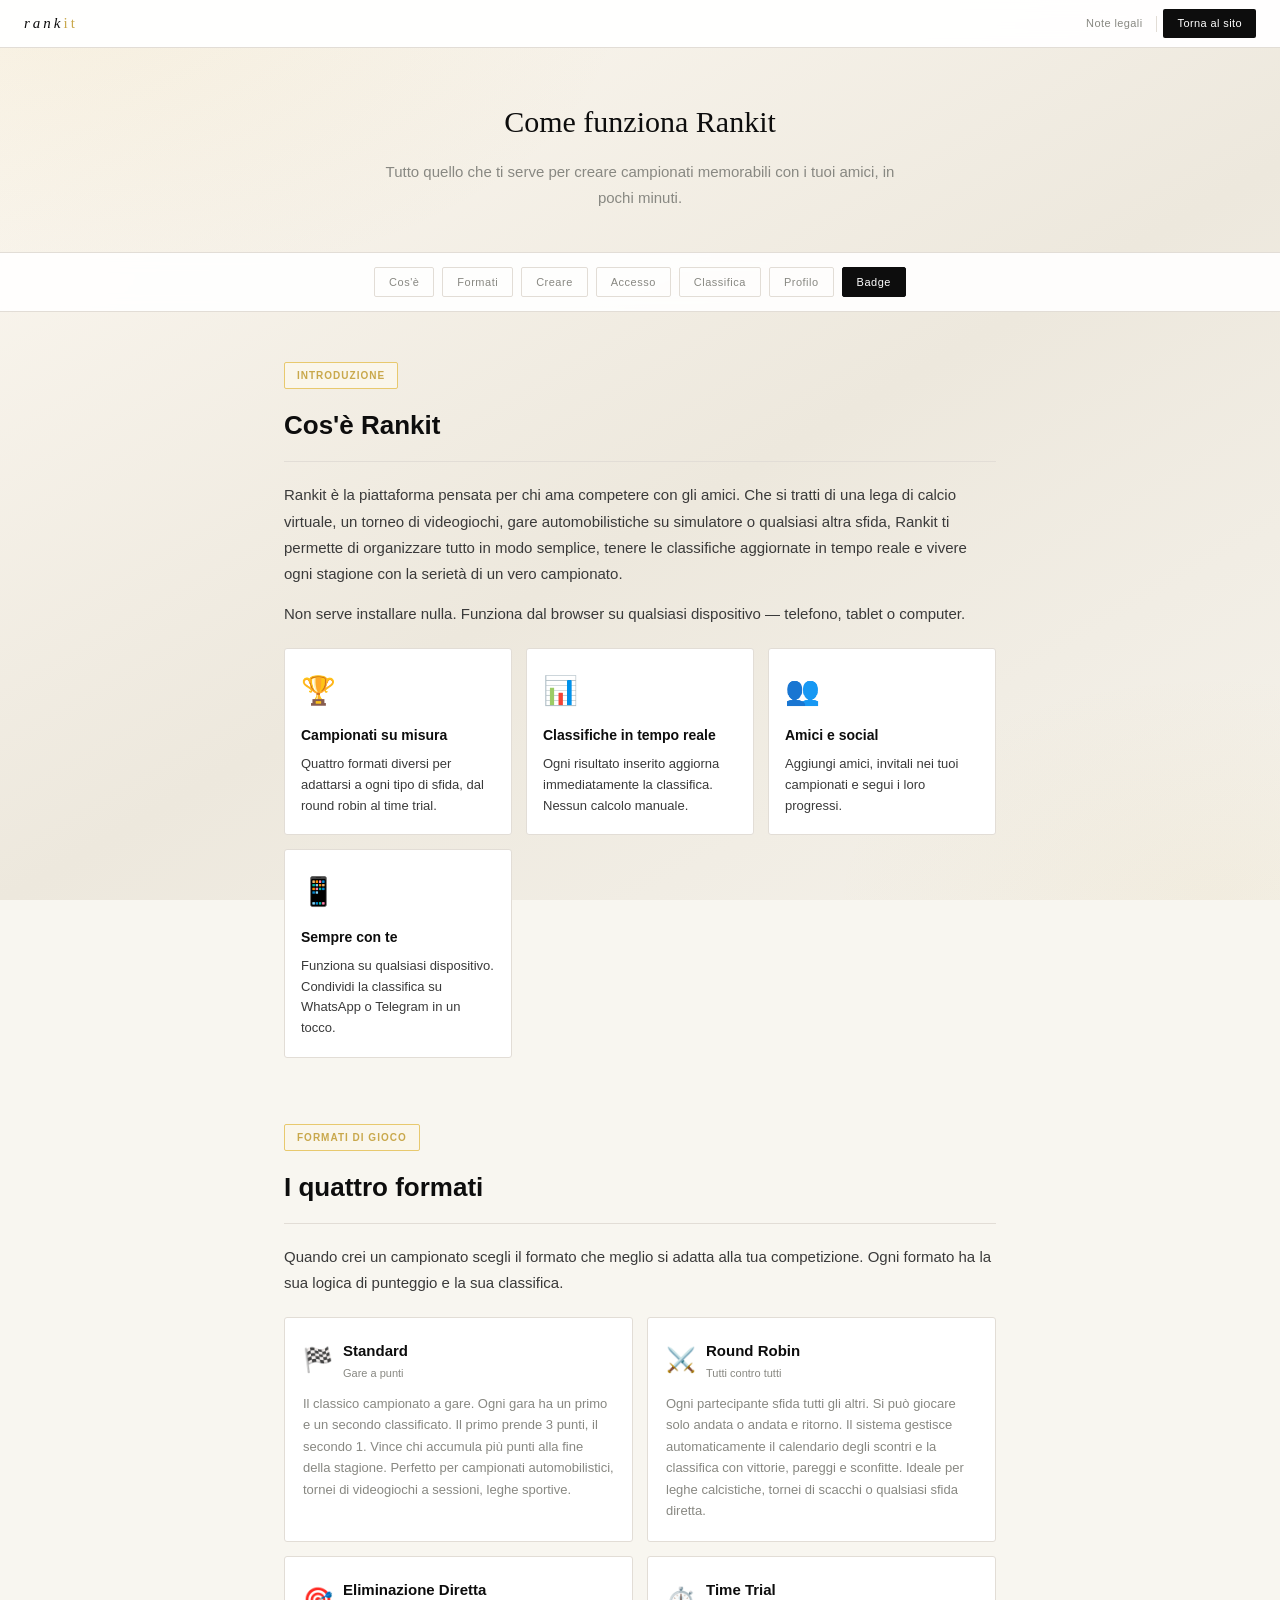
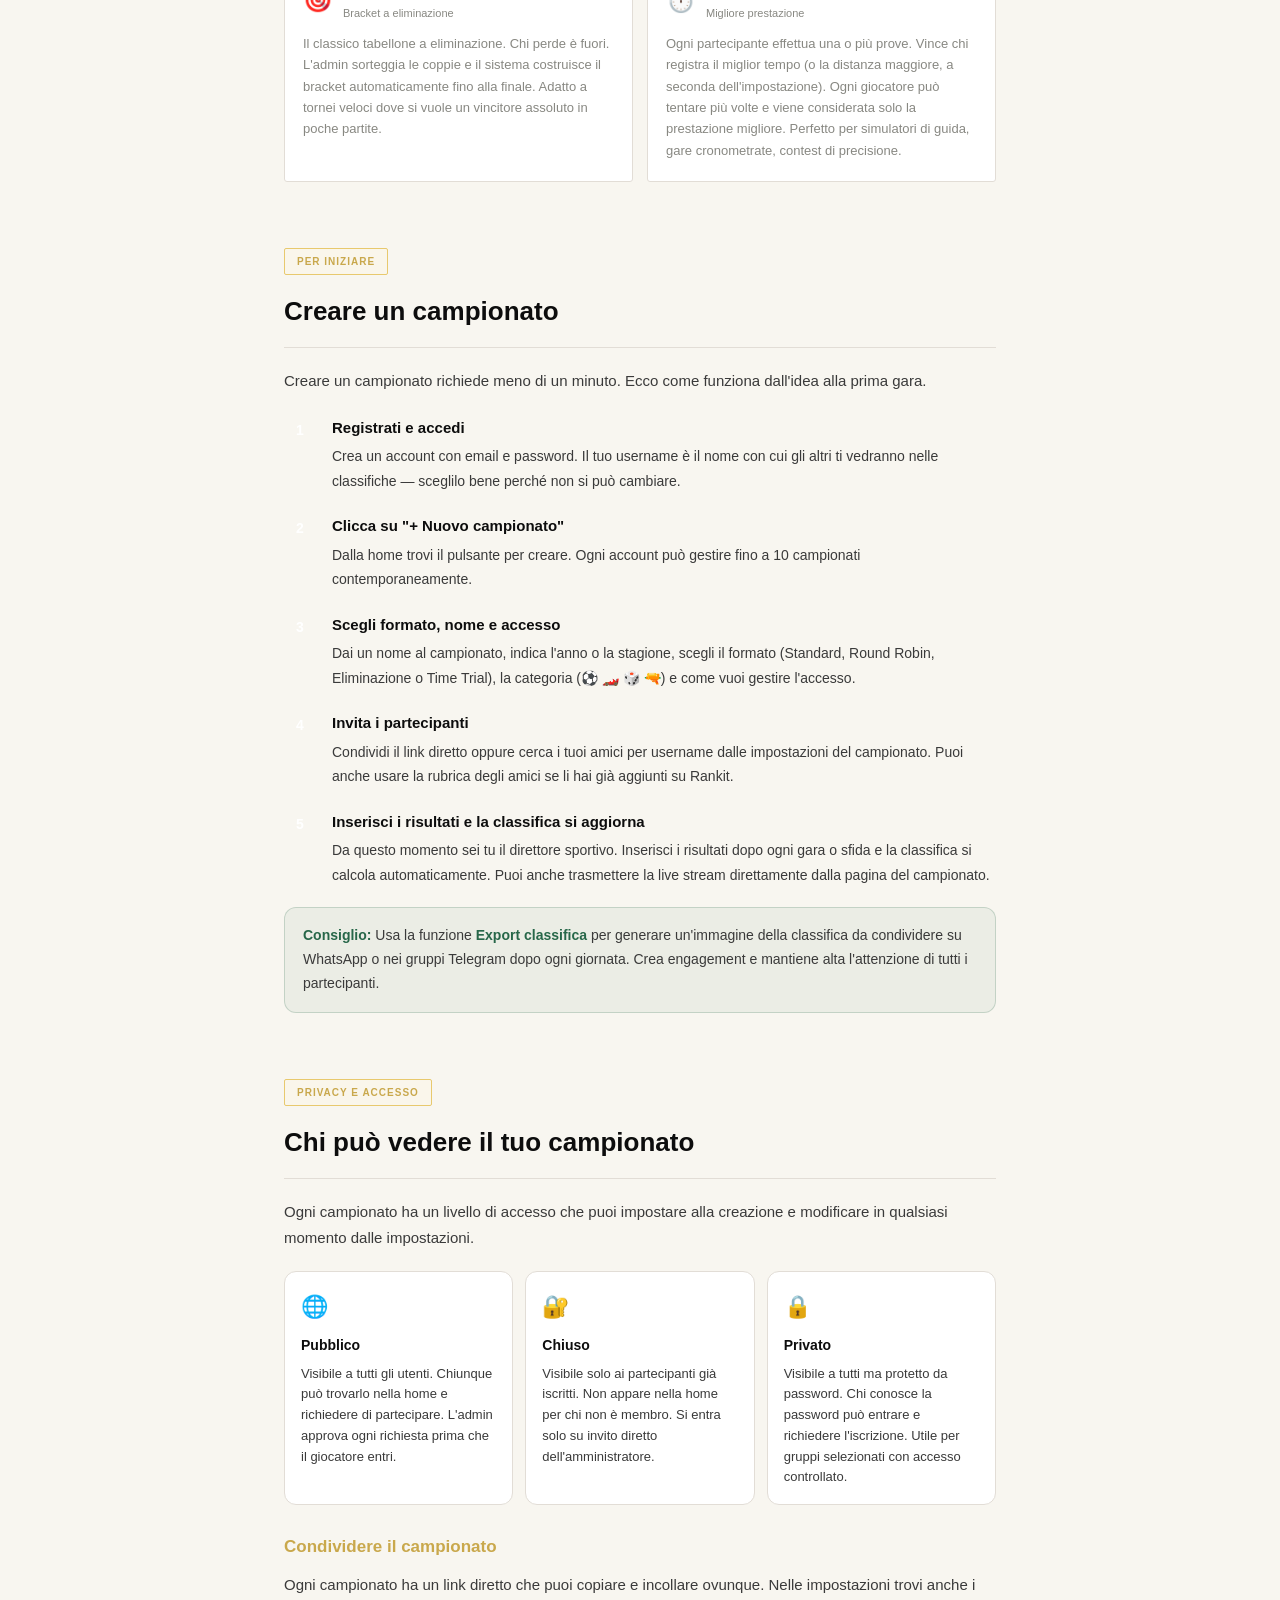
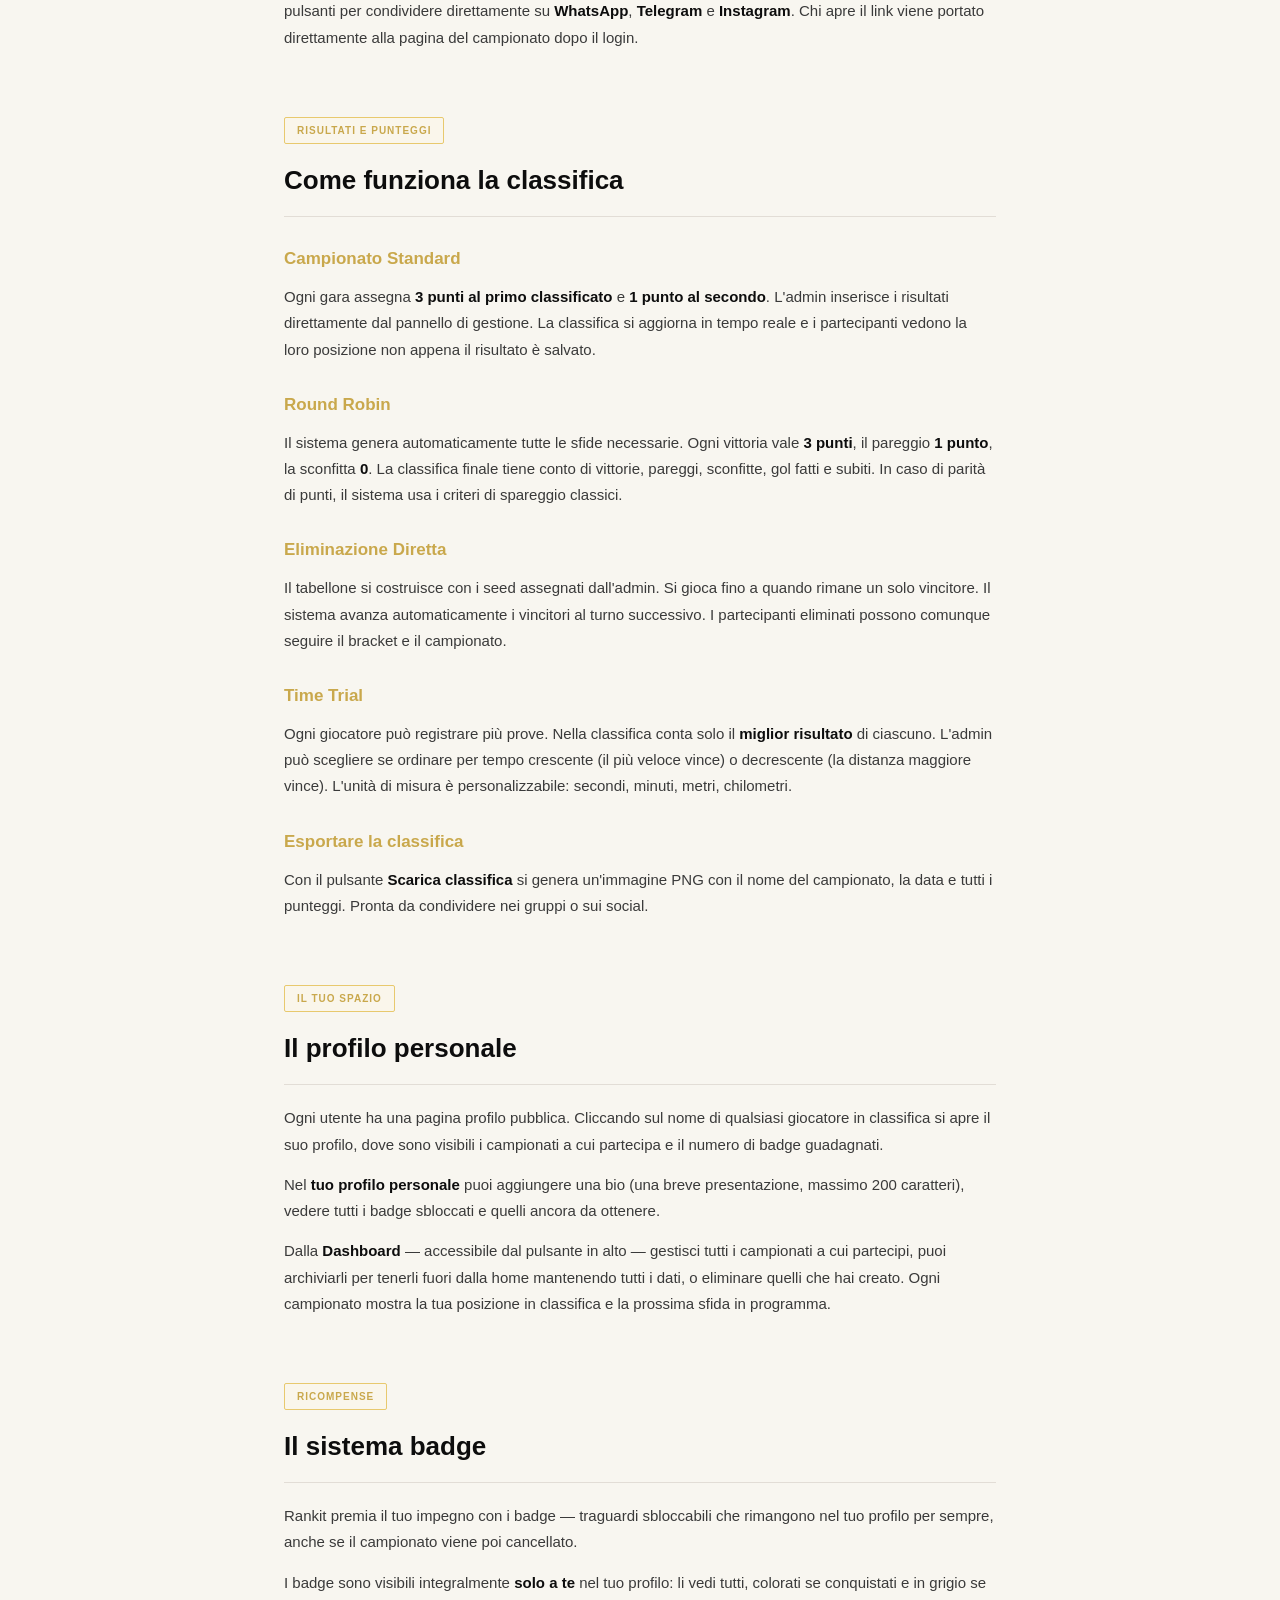
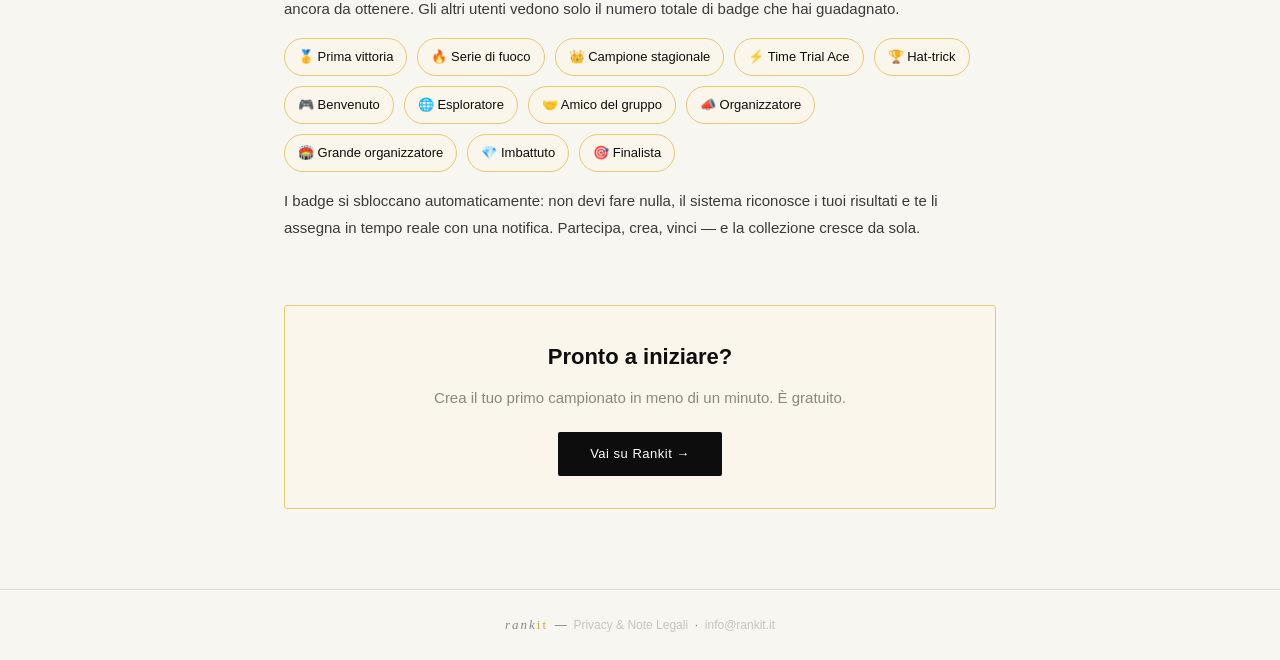
<file: help.html>
<!DOCTYPE html>
<html lang="it">
<head>
<meta charset="UTF-8">
<meta name="viewport" content="width=device-width, initial-scale=1.0">
<title>Come funziona — RANKIT</title>
<link rel="icon" type="image/svg+xml" href="favicon.svg">
<style>
:root{
  --bg:#f8f6f0;--card:#ffffff;--border:#e2ddd6;--border2:#cbc6bc;
  --text:#0d0d0d;--text2:#3a3a3a;--muted:#888882;--faint:#c8c4bb;
  --gold:#c9a84c;--gold2:#e8c96e;--gold-bg:#faf6eb;
  --green:#276749;--accent:#c9a84c;
}
*{box-sizing:border-box;margin:0;padding:0;}
html{scroll-behavior:smooth;}
body{
  font-family:'Segoe UI',Arial,sans-serif;
  background:#f8f6f0;
  background-image:
    radial-gradient(ellipse 80% 60% at 5% 0%, rgba(201,168,76,.10) 0%, transparent 55%),
    radial-gradient(ellipse 60% 50% at 95% 100%, rgba(201,168,76,.07) 0%, transparent 50%),
    linear-gradient(150deg, #fdf9f2 0%, #ede8dd 55%, #f5f2eb 100%);
  background-attachment:fixed;
  color:var(--text);line-height:1.7;
}

/* Header */
.site-header{
  background:rgba(255,255,255,.95);
  backdrop-filter:blur(10px);
  border-bottom:1px solid var(--border);
  padding:0 24px;height:48px;
  display:flex;align-items:center;justify-content:space-between;
  position:sticky;top:0;z-index:100;
}
.logo{font-size:15px;letter-spacing:3px;color:var(--text);font-style:italic;font-family:Georgia,serif;text-decoration:none;}
.logo em{font-style:normal;color:var(--gold);}
.back-btn{font-size:11px;letter-spacing:.4px;padding:5px 14px;background:var(--text);color:#fff;border-radius:2px;text-decoration:none;}
.back-btn:hover{opacity:.85;}

/* Hero */
.hero{
  background:transparent;
  padding:48px 24px 40px;text-align:center;
  border-bottom:1px solid var(--border);
}
.hero h1{font-size:30px;font-weight:400;font-family:Georgia,serif;margin-bottom:12px;color:var(--text);}
.hero p{font-size:15px;color:var(--muted);max-width:520px;margin:0 auto;}

/* Nav pills */
.nav-pills{
  display:flex;justify-content:center;gap:8px;padding:14px 24px;
  flex-wrap:wrap;background:rgba(255,255,255,.9);backdrop-filter:blur(8px);
  border-bottom:1px solid var(--border);
  position:sticky;top:48px;z-index:90;
}
.nav-pill{
  padding:5px 14px;border-radius:2px;font-size:11px;letter-spacing:.5px;
  text-decoration:none;color:var(--muted);border:1px solid var(--border);
  background:transparent;transition:all .15s;cursor:pointer;
}
.nav-pill:hover,.nav-pill.active{background:var(--text);color:#fff;border-color:var(--text);}

/* Layout */
.container{max-width:760px;margin:0 auto;padding:48px 24px 80px;}

/* Sections */
.section{margin-bottom:64px;scroll-margin-top:120px;}
.section-badge{
  display:inline-flex;align-items:center;gap:6px;
  padding:4px 12px;border-radius:2px;font-size:10px;font-weight:700;
  text-transform:uppercase;letter-spacing:1px;margin-bottom:14px;
  background:var(--gold-bg);color:var(--gold);border:1px solid var(--gold2);
}
.section h2{font-size:26px;font-weight:800;margin-bottom:20px;padding-bottom:14px;border-bottom:1px solid var(--border);}
.section h3{font-size:17px;font-weight:700;margin:28px 0 10px;color:var(--accent);}
p{font-size:15px;color:var(--text2);margin-bottom:14px;line-height:1.75;}
strong{color:var(--text);}

/* Feature cards */
.feature-grid{display:grid;grid-template-columns:repeat(auto-fill,minmax(220px,1fr));gap:14px;margin:20px 0;}
.feature-card{
  background:var(--card);border:1px solid var(--border);border-radius:3px;
  padding:18px 16px;
}
.feature-icon{font-size:28px;margin-bottom:10px;}
.feature-title{font-size:14px;font-weight:700;margin-bottom:6px;}
.feature-desc{font-size:13px;color:var(--text2);line-height:1.6;}

/* Format cards */
.format-grid{display:grid;grid-template-columns:repeat(auto-fill,minmax(300px,1fr));gap:14px;margin:20px 0;}
.format-card{
  background:var(--card);border:1px solid var(--border);border-radius:3px;
  padding:20px 18px;
}
.format-head{display:flex;align-items:center;gap:10px;margin-bottom:10px;}
.format-icon{font-size:24px;}
.format-name{font-size:15px;font-weight:800;}
.format-tag{font-size:11px;color:var(--muted);margin-top:1px;}
.format-desc{font-size:13px;color:var(--muted);line-height:1.65;}

/* Step list */
.steps{margin:20px 0;}
.step{display:flex;gap:16px;margin-bottom:20px;align-items:flex-start;}
.step-num{
  width:32px;height:32px;border-radius:50%;flex-shrink:0;
  background:linear-gradient(135deg,var(--violet2),var(--violet));
  display:flex;align-items:center;justify-content:center;
  font-size:14px;font-weight:800;color:#fff;
}
.step-content h4{font-size:15px;font-weight:700;margin-bottom:4px;}
.step-content p{font-size:14px;color:var(--text2);margin:0;}

/* Access cards */
.access-grid{display:grid;grid-template-columns:repeat(auto-fill,minmax(220px,1fr));gap:12px;margin:20px 0;}
.access-card{background:var(--card);border:1px solid var(--border);border-radius:12px;padding:16px;}
.access-icon{font-size:22px;margin-bottom:8px;}
.access-name{font-size:14px;font-weight:700;margin-bottom:6px;}
.access-desc{font-size:13px;color:var(--text2);line-height:1.6;}

/* Badge preview */
.badge-preview{display:flex;flex-wrap:wrap;gap:10px;margin:16px 0;}
.badge-chip{
  display:flex;align-items:center;gap:7px;
  padding:7px 13px;border-radius:50px;
  background:var(--gold-bg);border:1px solid var(--gold2);
  font-size:13px;
}

/* Highlight box */
.highlight-box{
  background:rgba(39,103,73,.06);border:1px solid rgba(39,103,73,.2);
  border-radius:12px;padding:16px 18px;margin:20px 0;
  font-size:14px;color:var(--text2);line-height:1.7;
}
.highlight-box strong{color:var(--green);}

/* CTA */
.cta-box{
  background:var(--gold-bg);
  border:1px solid var(--gold2);border-radius:3px;
  padding:32px;text-align:center;margin-top:48px;
}
.cta-box h3{font-size:22px;font-weight:800;margin-bottom:10px;}
.cta-box p{color:var(--muted);margin-bottom:20px;}
.cta-btn{
  display:inline-block;padding:11px 32px;
  background:var(--text);color:#fff;
  border-radius:2px;font-size:13px;letter-spacing:.5px;
  text-decoration:none;transition:opacity .15s;
}
.cta-btn:hover{opacity:.88;}

/* Footer */
.page-footer{text-align:center;padding:24px;border-top:1px solid var(--border);font-size:12px;color:var(--muted);}
.footer-logo{font-family:Georgia,serif;font-size:13px;letter-spacing:2px;font-style:italic;color:var(--muted);}
.footer-logo em{font-style:normal;color:var(--gold);}

@media(max-width:600px){
  .hero h1{font-size:24px;}
  .container{padding:32px 16px 60px;}
}
</style>
</head>
<body>

<header class="site-header">
  <a class="logo" href="index.html">rank<em>it</em></a>
  <nav style="display:flex;align-items:center;gap:6px;">
    <a href="legal.html" style="font-size:11px;color:var(--muted);letter-spacing:.4px;text-decoration:none;padding:0 8px;">Note legali</a>
    <div style="width:1px;height:16px;background:var(--border);"></div>
    <a class="back-btn" href="index.html">Torna al sito</a>
  </nav>
</header>

<div class="hero">
  <h1>Come funziona Rankit</h1>
  <p>Tutto quello che ti serve per creare campionati memorabili con i tuoi amici, in pochi minuti.</p>
</div>

<nav class="nav-pills">
  <a class="nav-pill active" href="#intro">Cos'è</a>
  <a class="nav-pill" href="#formati">Formati</a>
  <a class="nav-pill" href="#creare">Creare</a>
  <a class="nav-pill" href="#accesso">Accesso</a>
  <a class="nav-pill" href="#classifica">Classifica</a>
  <a class="nav-pill" href="#profilo">Profilo</a>
  <a class="nav-pill" href="#badge">Badge</a>
</nav>

<div class="container">

  <!-- ══ COS'È RANKIT ══ -->
  <section class="section" id="intro">
    <div class="section-badge">Introduzione</div>
    <h2>Cos'è Rankit</h2>
    <p>Rankit è la piattaforma pensata per chi ama competere con gli amici. Che si tratti di una lega di calcio virtuale, un torneo di videogiochi, gare automobilistiche su simulatore o qualsiasi altra sfida, Rankit ti permette di organizzare tutto in modo semplice, tenere le classifiche aggiornate in tempo reale e vivere ogni stagione con la serietà di un vero campionato.</p>
    <p>Non serve installare nulla. Funziona dal browser su qualsiasi dispositivo — telefono, tablet o computer.</p>

    <div class="feature-grid">
      <div class="feature-card">
        <div class="feature-icon">🏆</div>
        <div class="feature-title">Campionati su misura</div>
        <div class="feature-desc">Quattro formati diversi per adattarsi a ogni tipo di sfida, dal round robin al time trial.</div>
      </div>
      <div class="feature-card">
        <div class="feature-icon">📊</div>
        <div class="feature-title">Classifiche in tempo reale</div>
        <div class="feature-desc">Ogni risultato inserito aggiorna immediatamente la classifica. Nessun calcolo manuale.</div>
      </div>
      <div class="feature-card">
        <div class="feature-icon">👥</div>
        <div class="feature-title">Amici e social</div>
        <div class="feature-desc">Aggiungi amici, invitali nei tuoi campionati e segui i loro progressi.</div>
      </div>
      <div class="feature-card">
        <div class="feature-icon">📱</div>
        <div class="feature-title">Sempre con te</div>
        <div class="feature-desc">Funziona su qualsiasi dispositivo. Condividi la classifica su WhatsApp o Telegram in un tocco.</div>
      </div>
    </div>
  </section>

  <!-- ══ FORMATI ══ -->
  <section class="section" id="formati">
    <div class="section-badge">Formati di gioco</div>
    <h2>I quattro formati</h2>
    <p>Quando crei un campionato scegli il formato che meglio si adatta alla tua competizione. Ogni formato ha la sua logica di punteggio e la sua classifica.</p>

    <div class="format-grid">
      <div class="format-card">
        <div class="format-head">
          <div class="format-icon">🏁</div>
          <div><div class="format-name">Standard</div><div class="format-tag">Gare a punti</div></div>
        </div>
        <div class="format-desc">Il classico campionato a gare. Ogni gara ha un primo e un secondo classificato. Il primo prende 3 punti, il secondo 1. Vince chi accumula più punti alla fine della stagione. Perfetto per campionati automobilistici, tornei di videogiochi a sessioni, leghe sportive.</div>
      </div>
      <div class="format-card">
        <div class="format-head">
          <div class="format-icon">⚔️</div>
          <div><div class="format-name">Round Robin</div><div class="format-tag">Tutti contro tutti</div></div>
        </div>
        <div class="format-desc">Ogni partecipante sfida tutti gli altri. Si può giocare solo andata o andata e ritorno. Il sistema gestisce automaticamente il calendario degli scontri e la classifica con vittorie, pareggi e sconfitte. Ideale per leghe calcistiche, tornei di scacchi o qualsiasi sfida diretta.</div>
      </div>
      <div class="format-card">
        <div class="format-head">
          <div class="format-icon">🎯</div>
          <div><div class="format-name">Eliminazione Diretta</div><div class="format-tag">Bracket a eliminazione</div></div>
        </div>
        <div class="format-desc">Il classico tabellone a eliminazione. Chi perde è fuori. L'admin sorteggia le coppie e il sistema costruisce il bracket automaticamente fino alla finale. Adatto a tornei veloci dove si vuole un vincitore assoluto in poche partite.</div>
      </div>
      <div class="format-card">
        <div class="format-head">
          <div class="format-icon">⏱️</div>
          <div><div class="format-name">Time Trial</div><div class="format-tag">Migliore prestazione</div></div>
        </div>
        <div class="format-desc">Ogni partecipante effettua una o più prove. Vince chi registra il miglior tempo (o la distanza maggiore, a seconda dell'impostazione). Ogni giocatore può tentare più volte e viene considerata solo la prestazione migliore. Perfetto per simulatori di guida, gare cronometrate, contest di precisione.</div>
      </div>
    </div>
  </section>

  <!-- ══ CREARE UN CAMPIONATO ══ -->
  <section class="section" id="creare">
    <div class="section-badge">Per iniziare</div>
    <h2>Creare un campionato</h2>
    <p>Creare un campionato richiede meno di un minuto. Ecco come funziona dall'idea alla prima gara.</p>

    <div class="steps">
      <div class="step">
        <div class="step-num">1</div>
        <div class="step-content">
          <h4>Registrati e accedi</h4>
          <p>Crea un account con email e password. Il tuo username è il nome con cui gli altri ti vedranno nelle classifiche — sceglilo bene perché non si può cambiare.</p>
        </div>
      </div>
      <div class="step">
        <div class="step-num">2</div>
        <div class="step-content">
          <h4>Clicca su "+ Nuovo campionato"</h4>
          <p>Dalla home trovi il pulsante per creare. Ogni account può gestire fino a 10 campionati contemporaneamente.</p>
        </div>
      </div>
      <div class="step">
        <div class="step-num">3</div>
        <div class="step-content">
          <h4>Scegli formato, nome e accesso</h4>
          <p>Dai un nome al campionato, indica l'anno o la stagione, scegli il formato (Standard, Round Robin, Eliminazione o Time Trial), la categoria (⚽ 🏎️ 🎲 🔫) e come vuoi gestire l'accesso.</p>
        </div>
      </div>
      <div class="step">
        <div class="step-num">4</div>
        <div class="step-content">
          <h4>Invita i partecipanti</h4>
          <p>Condividi il link diretto oppure cerca i tuoi amici per username dalle impostazioni del campionato. Puoi anche usare la rubrica degli amici se li hai già aggiunti su Rankit.</p>
        </div>
      </div>
      <div class="step">
        <div class="step-num">5</div>
        <div class="step-content">
          <h4>Inserisci i risultati e la classifica si aggiorna</h4>
          <p>Da questo momento sei tu il direttore sportivo. Inserisci i risultati dopo ogni gara o sfida e la classifica si calcola automaticamente. Puoi anche trasmettere la live stream direttamente dalla pagina del campionato.</p>
        </div>
      </div>
    </div>

    <div class="highlight-box">
      <strong>Consiglio:</strong> Usa la funzione <strong>Export classifica</strong> per generare un'immagine della classifica da condividere su WhatsApp o nei gruppi Telegram dopo ogni giornata. Crea engagement e mantiene alta l'attenzione di tutti i partecipanti.
    </div>
  </section>

  <!-- ══ TIPI DI ACCESSO ══ -->
  <section class="section" id="accesso">
    <div class="section-badge">Privacy e accesso</div>
    <h2>Chi può vedere il tuo campionato</h2>
    <p>Ogni campionato ha un livello di accesso che puoi impostare alla creazione e modificare in qualsiasi momento dalle impostazioni.</p>

    <div class="access-grid">
      <div class="access-card">
        <div class="access-icon">🌐</div>
        <div class="access-name">Pubblico</div>
        <div class="access-desc">Visibile a tutti gli utenti. Chiunque può trovarlo nella home e richiedere di partecipare. L'admin approva ogni richiesta prima che il giocatore entri.</div>
      </div>
      <div class="access-card">
        <div class="access-icon">🔐</div>
        <div class="access-name">Chiuso</div>
        <div class="access-desc">Visibile solo ai partecipanti già iscritti. Non appare nella home per chi non è membro. Si entra solo su invito diretto dell'amministratore.</div>
      </div>
      <div class="access-card">
        <div class="access-icon">🔒</div>
        <div class="access-name">Privato</div>
        <div class="access-desc">Visibile a tutti ma protetto da password. Chi conosce la password può entrare e richiedere l'iscrizione. Utile per gruppi selezionati con accesso controllato.</div>
      </div>
    </div>

    <h3>Condividere il campionato</h3>
    <p>Ogni campionato ha un link diretto che puoi copiare e incollare ovunque. Nelle impostazioni trovi anche i pulsanti per condividere direttamente su <strong>WhatsApp</strong>, <strong>Telegram</strong> e <strong>Instagram</strong>. Chi apre il link viene portato direttamente alla pagina del campionato dopo il login.</p>
  </section>

  <!-- ══ CLASSIFICA E RISULTATI ══ -->
  <section class="section" id="classifica">
    <div class="section-badge">Risultati e punteggi</div>
    <h2>Come funziona la classifica</h2>

    <h3>Campionato Standard</h3>
    <p>Ogni gara assegna <strong>3 punti al primo classificato</strong> e <strong>1 punto al secondo</strong>. L'admin inserisce i risultati direttamente dal pannello di gestione. La classifica si aggiorna in tempo reale e i partecipanti vedono la loro posizione non appena il risultato è salvato.</p>

    <h3>Round Robin</h3>
    <p>Il sistema genera automaticamente tutte le sfide necessarie. Ogni vittoria vale <strong>3 punti</strong>, il pareggio <strong>1 punto</strong>, la sconfitta <strong>0</strong>. La classifica finale tiene conto di vittorie, pareggi, sconfitte, gol fatti e subiti. In caso di parità di punti, il sistema usa i criteri di spareggio classici.</p>

    <h3>Eliminazione Diretta</h3>
    <p>Il tabellone si costruisce con i seed assegnati dall'admin. Si gioca fino a quando rimane un solo vincitore. Il sistema avanza automaticamente i vincitori al turno successivo. I partecipanti eliminati possono comunque seguire il bracket e il campionato.</p>

    <h3>Time Trial</h3>
    <p>Ogni giocatore può registrare più prove. Nella classifica conta solo il <strong>miglior risultato</strong> di ciascuno. L'admin può scegliere se ordinare per tempo crescente (il più veloce vince) o decrescente (la distanza maggiore vince). L'unità di misura è personalizzabile: secondi, minuti, metri, chilometri.</p>

    <h3>Esportare la classifica</h3>
    <p>Con il pulsante <strong>Scarica classifica</strong> si genera un'immagine PNG con il nome del campionato, la data e tutti i punteggi. Pronta da condividere nei gruppi o sui social.</p>
  </section>

  <!-- ══ PROFILO ══ -->
  <section class="section" id="profilo">
    <div class="section-badge">Il tuo spazio</div>
    <h2>Il profilo personale</h2>
    <p>Ogni utente ha una pagina profilo pubblica. Cliccando sul nome di qualsiasi giocatore in classifica si apre il suo profilo, dove sono visibili i campionati a cui partecipa e il numero di badge guadagnati.</p>
    <p>Nel <strong>tuo profilo personale</strong> puoi aggiungere una bio (una breve presentazione, massimo 200 caratteri), vedere tutti i badge sbloccati e quelli ancora da ottenere.</p>
    <p>Dalla <strong>Dashboard</strong> — accessibile dal pulsante in alto — gestisci tutti i campionati a cui partecipi, puoi archiviarli per tenerli fuori dalla home mantenendo tutti i dati, o eliminare quelli che hai creato. Ogni campionato mostra la tua posizione in classifica e la prossima sfida in programma.</p>
  </section>

  <!-- ══ BADGE ══ -->
  <section class="section" id="badge">
    <div class="section-badge">Ricompense</div>
    <h2>Il sistema badge</h2>
    <p>Rankit premia il tuo impegno con i badge — traguardi sbloccabili che rimangono nel tuo profilo per sempre, anche se il campionato viene poi cancellato.</p>
    <p>I badge sono visibili integralmente <strong>solo a te</strong> nel tuo profilo: li vedi tutti, colorati se conquistati e in grigio se ancora da ottenere. Gli altri utenti vedono solo il numero totale di badge che hai guadagnato.</p>

    <div class="badge-preview">
      <div class="badge-chip">🥇 Prima vittoria</div>
      <div class="badge-chip">🔥 Serie di fuoco</div>
      <div class="badge-chip">👑 Campione stagionale</div>
      <div class="badge-chip">⚡ Time Trial Ace</div>
      <div class="badge-chip">🏆 Hat-trick</div>
      <div class="badge-chip">🎮 Benvenuto</div>
      <div class="badge-chip">🌐 Esploratore</div>
      <div class="badge-chip">🤝 Amico del gruppo</div>
      <div class="badge-chip">📣 Organizzatore</div>
      <div class="badge-chip">🏟️ Grande organizzatore</div>
      <div class="badge-chip">💎 Imbattuto</div>
      <div class="badge-chip">🎯 Finalista</div>
    </div>

    <p>I badge si sbloccano automaticamente: non devi fare nulla, il sistema riconosce i tuoi risultati e te li assegna in tempo reale con una notifica. Partecipa, crea, vinci — e la collezione cresce da sola.</p>
  </section>

  <!-- CTA -->
  <div class="cta-box">
    <h3>Pronto a iniziare?</h3>
    <p>Crea il tuo primo campionato in meno di un minuto. È gratuito.</p>
    <a href="index.html" class="cta-btn">Vai su Rankit →</a>
  </div>

</div>

<footer class="page-footer">
  <span class="footer-logo">rank<em>it</em></span>
  &nbsp;&mdash;&nbsp;
  <a href="legal.html" style="color:var(--faint);text-decoration:none;">Privacy & Note Legali</a>
  &nbsp;·&nbsp;
  <a href="mailto:info@rankit.it" style="color:var(--faint);text-decoration:none;">info@rankit.it</a>
</footer>

<script>
const sections = ['intro','formati','creare','accesso','classifica','profilo','badge'];
const observer = new IntersectionObserver(function(entries) {
  entries.forEach(function(entry) {
    if (entry.isIntersecting) {
      var id = entry.target.id;
      document.querySelectorAll('.nav-pill').forEach(function(p) {
        p.classList.toggle('active', p.getAttribute('href') === '#' + id);
      });
    }
  });
}, { rootMargin: '-30% 0px -60% 0px' });
sections.forEach(function(id) {
  var el = document.getElementById(id); if (el) observer.observe(el);
});
</script>
</body>
</html>
</file>
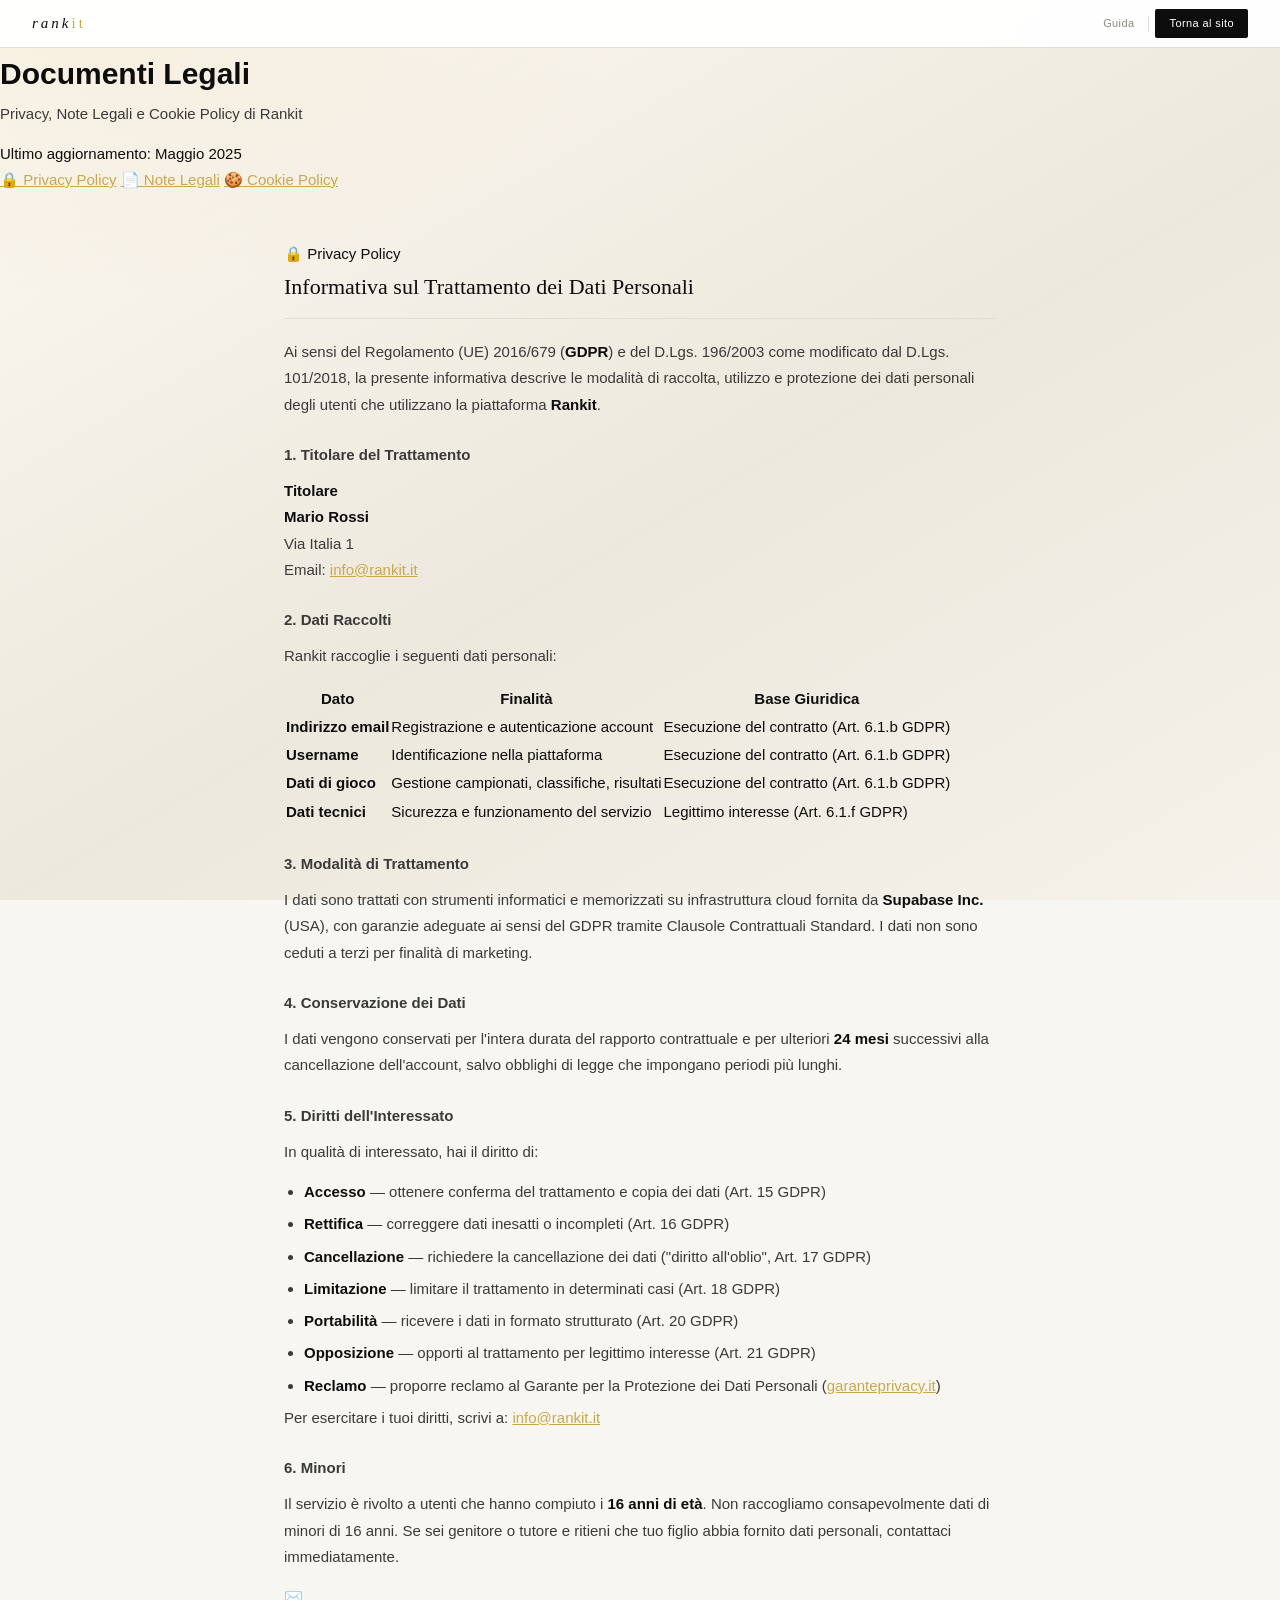
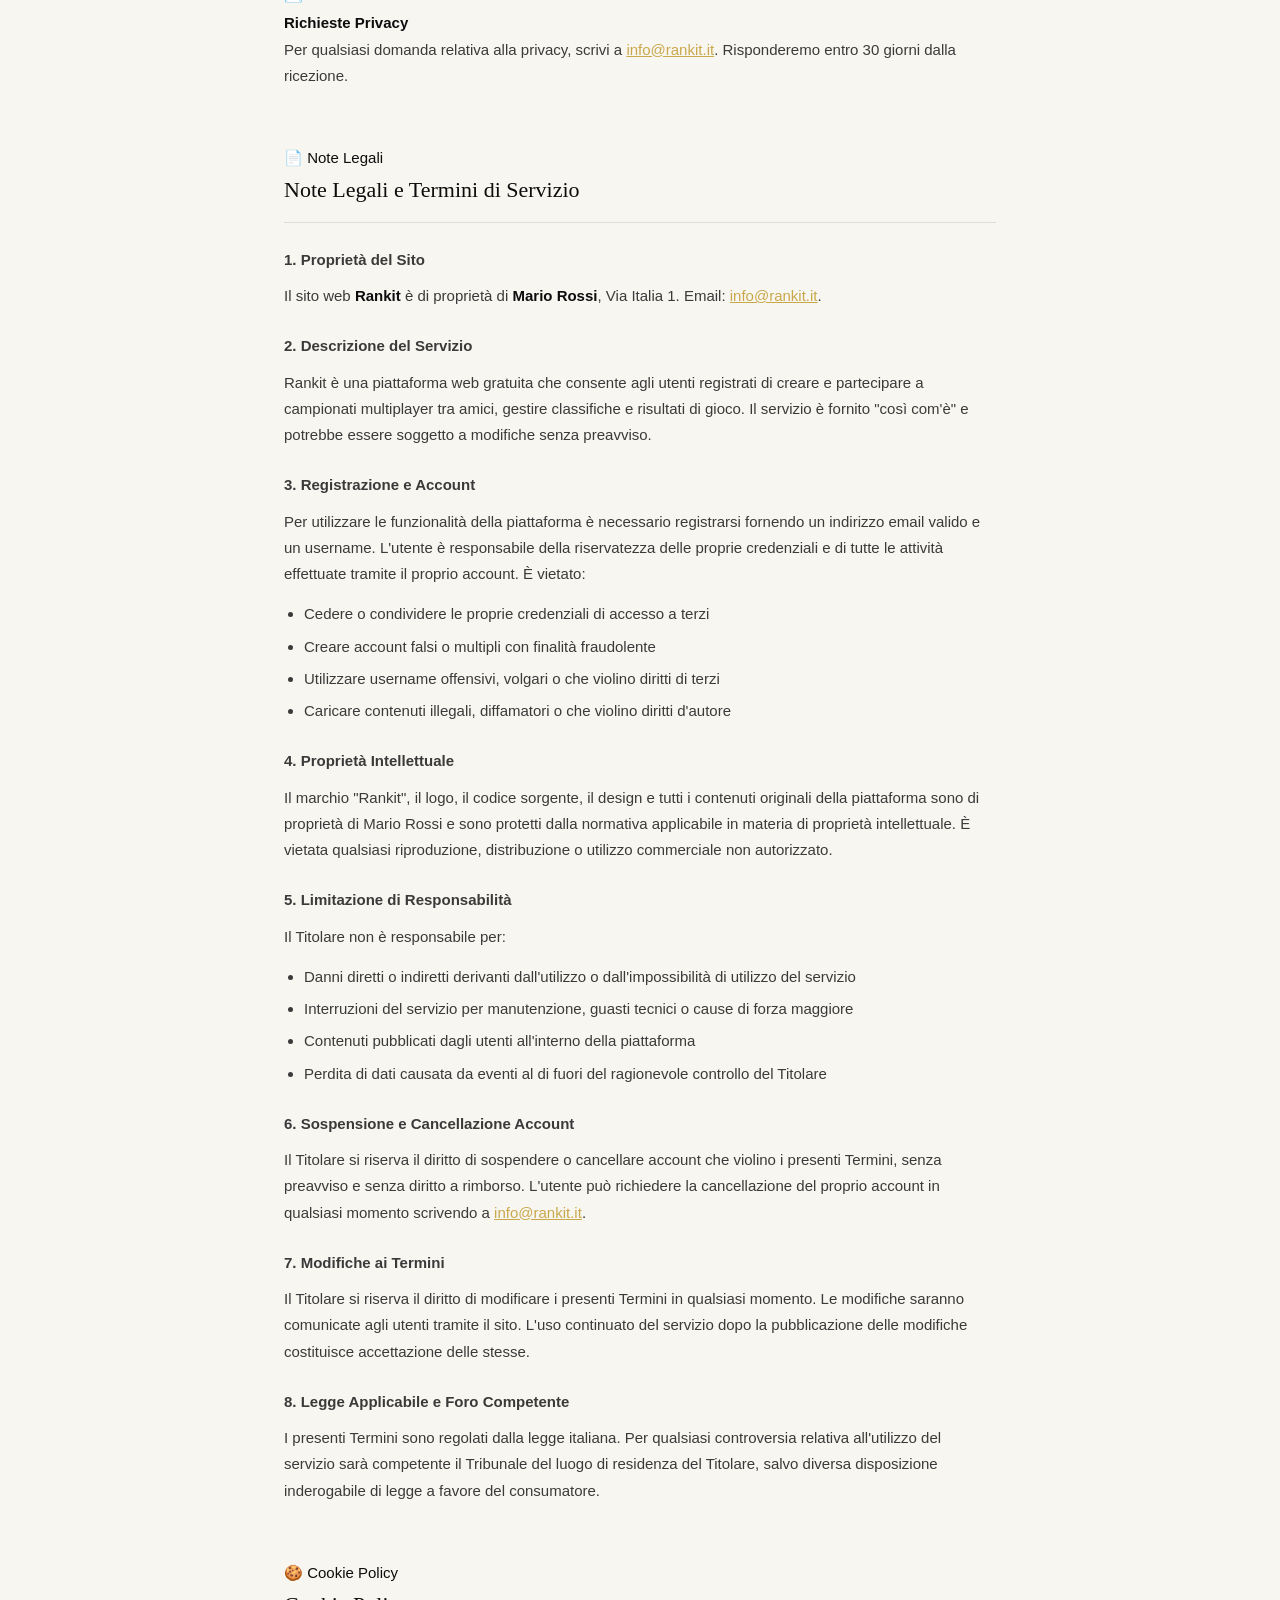
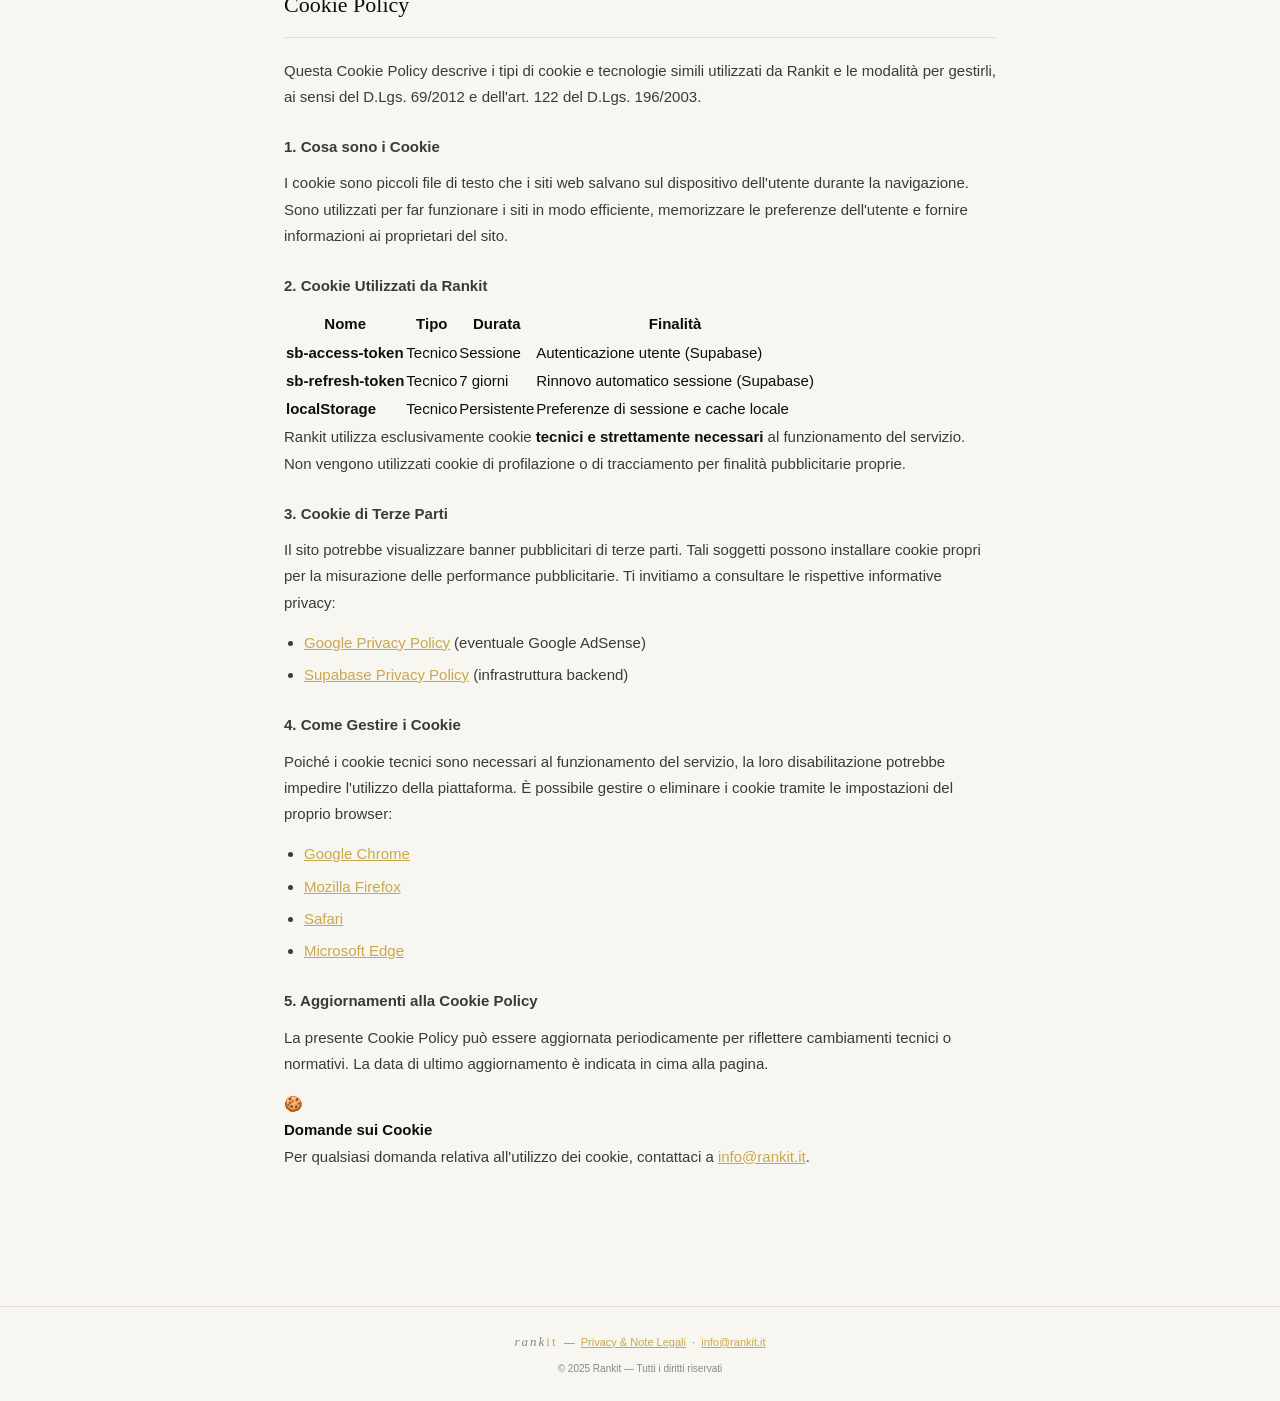
<file: legal.html>
<!DOCTYPE html>
<html lang="it">
<head>
<meta charset="UTF-8">
<meta name="viewport" content="width=device-width, initial-scale=1.0">
<title>Note Legali & Privacy — RANKIT</title>
<style>
:root{
  --bg:#f8f6f0;--card:#fff;--border:#e2ddd6;--border2:#cbc6bc;
  --text:#0d0d0d;--text2:#3a3a3a;--muted:#888882;--faint:#c8c4bb;
  --gold:#c9a84c;--gold2:#e8c96e;--gold-bg:#faf6eb;
}
*{box-sizing:border-box;margin:0;padding:0;}
html{scroll-behavior:smooth;}
body{
  font-family:'Segoe UI',Arial,sans-serif;
  background:#f8f6f0;
  background-image:
    radial-gradient(ellipse 80% 60% at 5% 0%, rgba(201,168,76,.10) 0%, transparent 55%),
    linear-gradient(150deg, #fdf9f2 0%, #ede8dd 55%, #f5f2eb 100%);
  background-attachment:fixed;
  color:var(--text);line-height:1.75;font-size:15px;
}
.site-header{
  background:rgba(255,255,255,.95);backdrop-filter:blur(10px);
  border-bottom:1px solid var(--border);
  padding:0 2rem;height:48px;
  display:flex;align-items:center;justify-content:space-between;
  position:sticky;top:0;z-index:100;
}
.logo{font-family:Georgia,serif;font-size:15px;letter-spacing:3px;color:var(--text);font-style:italic;text-decoration:none;}
.logo em{font-style:normal;color:var(--gold);}
.container{max-width:760px;margin:0 auto;padding:48px 24px 80px;}
.section{margin-bottom:56px;scroll-margin-top:60px;}
.section h2{
  font-family:Georgia,serif;font-size:22px;font-weight:400;color:var(--text);
  padding-bottom:12px;border-bottom:1px solid var(--border);margin-bottom:20px;
}
.section h3{font-size:15px;font-weight:600;color:var(--text2);margin:24px 0 10px;}
p{color:var(--text2);margin-bottom:14px;}
ul{padding-left:20px;color:var(--text2);}
ul li{margin-bottom:6px;}
strong{color:var(--text);}
.toc{
  background:var(--card);border:1px solid var(--border);border-radius:3px;
  padding:20px 24px;margin-bottom:48px;
}
.toc-title{font-family:Georgia,serif;font-size:13px;letter-spacing:1.5px;text-transform:uppercase;color:var(--muted);margin-bottom:12px;}
.toc a{display:block;font-size:13px;color:var(--text2);text-decoration:none;padding:4px 0;border-bottom:1px solid var(--bg-2);}
.toc a:hover{color:var(--gold);}
.page-footer{text-align:center;padding:24px;border-top:1px solid var(--border);font-size:11px;color:var(--muted);}
.footer-logo{font-family:Georgia,serif;font-size:13px;letter-spacing:2px;font-style:italic;}
.footer-logo em{font-style:normal;color:var(--gold);}
a{color:var(--gold);}a:hover{color:var(--text);}
</style>
</head>
<body>

<header class="site-header">
  <a class="logo" href="index.html">rank<em>it</em></a>
  <nav style="display:flex;align-items:center;gap:6px;">
    <a href="help.html" style="font-size:11px;color:var(--muted);letter-spacing:.4px;text-decoration:none;padding:0 8px;">Guida</a>
    <div style="width:1px;height:16px;background:var(--border);"></div>
    <a href="index.html" style="font-size:11px;letter-spacing:.4px;padding:5px 14px;background:var(--text);color:var(--card);border-radius:2px;text-decoration:none;">Torna al sito</a>
  </nav>
</header>

<div class="hero">
  <h1>Documenti Legali</h1>
  <p>Privacy, Note Legali e Cookie Policy di Rankit</p>
  <span class="last-update">Ultimo aggiornamento: Maggio 2025</span>
</div>

<nav class="nav-pills">
  <a class="nav-pill active" href="#privacy" onclick="setActive(this)">🔒 Privacy Policy</a>
  <a class="nav-pill" href="#legal" onclick="setActive(this)">📄 Note Legali</a>
  <a class="nav-pill" href="#cookies" onclick="setActive(this)">🍪 Cookie Policy</a>
</nav>

<div class="container">

  <!-- ══ PRIVACY POLICY ══ -->
  <section class="section" id="privacy">
    <div class="section-badge">🔒 Privacy Policy</div>
    <h2>Informativa sul Trattamento dei Dati Personali</h2>
    <p>Ai sensi del Regolamento (UE) 2016/679 (<strong>GDPR</strong>) e del D.Lgs. 196/2003 come modificato dal D.Lgs. 101/2018, la presente informativa descrive le modalità di raccolta, utilizzo e protezione dei dati personali degli utenti che utilizzano la piattaforma <strong>Rankit</strong>.</p>

    <h3>1. Titolare del Trattamento</h3>
    <div class="info-card">
      <h4>Titolare</h4>
      <p><strong>Mario Rossi</strong><br>
      Via Italia 1<br>
      Email: <a href="mailto:info@rankit.it">info@rankit.it</a></p>
    </div>

    <h3>2. Dati Raccolti</h3>
    <p>Rankit raccoglie i seguenti dati personali:</p>
    <table class="data-table">
      <thead><tr><th>Dato</th><th>Finalità</th><th>Base Giuridica</th></tr></thead>
      <tbody>
        <tr><td><strong>Indirizzo email</strong></td><td>Registrazione e autenticazione account</td><td>Esecuzione del contratto (Art. 6.1.b GDPR)</td></tr>
        <tr><td><strong>Username</strong></td><td>Identificazione nella piattaforma</td><td>Esecuzione del contratto (Art. 6.1.b GDPR)</td></tr>
        <tr><td><strong>Dati di gioco</strong></td><td>Gestione campionati, classifiche, risultati</td><td>Esecuzione del contratto (Art. 6.1.b GDPR)</td></tr>
        <tr><td><strong>Dati tecnici</strong></td><td>Sicurezza e funzionamento del servizio</td><td>Legittimo interesse (Art. 6.1.f GDPR)</td></tr>
      </tbody>
    </table>

    <h3>3. Modalità di Trattamento</h3>
    <p>I dati sono trattati con strumenti informatici e memorizzati su infrastruttura cloud fornita da <strong>Supabase Inc.</strong> (USA), con garanzie adeguate ai sensi del GDPR tramite Clausole Contrattuali Standard. I dati non sono ceduti a terzi per finalità di marketing.</p>

    <h3>4. Conservazione dei Dati</h3>
    <p>I dati vengono conservati per l'intera durata del rapporto contrattuale e per ulteriori <strong>24 mesi</strong> successivi alla cancellazione dell'account, salvo obblighi di legge che impongano periodi più lunghi.</p>

    <h3>5. Diritti dell'Interessato</h3>
    <p>In qualità di interessato, hai il diritto di:</p>
    <ul>
      <li><strong>Accesso</strong> — ottenere conferma del trattamento e copia dei dati (Art. 15 GDPR)</li>
      <li><strong>Rettifica</strong> — correggere dati inesatti o incompleti (Art. 16 GDPR)</li>
      <li><strong>Cancellazione</strong> — richiedere la cancellazione dei dati ("diritto all'oblio", Art. 17 GDPR)</li>
      <li><strong>Limitazione</strong> — limitare il trattamento in determinati casi (Art. 18 GDPR)</li>
      <li><strong>Portabilità</strong> — ricevere i dati in formato strutturato (Art. 20 GDPR)</li>
      <li><strong>Opposizione</strong> — opporti al trattamento per legittimo interesse (Art. 21 GDPR)</li>
      <li><strong>Reclamo</strong> — proporre reclamo al Garante per la Protezione dei Dati Personali (<a href="https://www.garanteprivacy.it" target="_blank">garanteprivacy.it</a>)</li>
    </ul>
    <p>Per esercitare i tuoi diritti, scrivi a: <a href="mailto:info@rankit.it">info@rankit.it</a></p>

    <h3>6. Minori</h3>
    <p>Il servizio è rivolto a utenti che hanno compiuto i <strong>16 anni di età</strong>. Non raccogliamo consapevolmente dati di minori di 16 anni. Se sei genitore o tutore e ritieni che tuo figlio abbia fornito dati personali, contattaci immediatamente.</p>

    <div class="contact-box">
      <div class="contact-icon">✉️</div>
      <div>
        <h4>Richieste Privacy</h4>
        <p>Per qualsiasi domanda relativa alla privacy, scrivi a <a href="mailto:info@rankit.it">info@rankit.it</a>. Risponderemo entro 30 giorni dalla ricezione.</p>
      </div>
    </div>
  </section>

  <!-- ══ NOTE LEGALI ══ -->
  <section class="section" id="legal">
    <div class="section-badge">📄 Note Legali</div>
    <h2>Note Legali e Termini di Servizio</h2>

    <h3>1. Proprietà del Sito</h3>
    <p>Il sito web <strong>Rankit</strong> è di proprietà di <strong>Mario Rossi</strong>, Via Italia 1. Email: <a href="mailto:info@rankit.it">info@rankit.it</a>.</p>

    <h3>2. Descrizione del Servizio</h3>
    <p>Rankit è una piattaforma web gratuita che consente agli utenti registrati di creare e partecipare a campionati multiplayer tra amici, gestire classifiche e risultati di gioco. Il servizio è fornito "così com'è" e potrebbe essere soggetto a modifiche senza preavviso.</p>

    <h3>3. Registrazione e Account</h3>
    <p>Per utilizzare le funzionalità della piattaforma è necessario registrarsi fornendo un indirizzo email valido e un username. L'utente è responsabile della riservatezza delle proprie credenziali e di tutte le attività effettuate tramite il proprio account. È vietato:</p>
    <ul>
      <li>Cedere o condividere le proprie credenziali di accesso a terzi</li>
      <li>Creare account falsi o multipli con finalità fraudolente</li>
      <li>Utilizzare username offensivi, volgari o che violino diritti di terzi</li>
      <li>Caricare contenuti illegali, diffamatori o che violino diritti d'autore</li>
    </ul>

    <h3>4. Proprietà Intellettuale</h3>
    <p>Il marchio "Rankit", il logo, il codice sorgente, il design e tutti i contenuti originali della piattaforma sono di proprietà di Mario Rossi e sono protetti dalla normativa applicabile in materia di proprietà intellettuale. È vietata qualsiasi riproduzione, distribuzione o utilizzo commerciale non autorizzato.</p>

    <h3>5. Limitazione di Responsabilità</h3>
    <p>Il Titolare non è responsabile per:</p>
    <ul>
      <li>Danni diretti o indiretti derivanti dall'utilizzo o dall'impossibilità di utilizzo del servizio</li>
      <li>Interruzioni del servizio per manutenzione, guasti tecnici o cause di forza maggiore</li>
      <li>Contenuti pubblicati dagli utenti all'interno della piattaforma</li>
      <li>Perdita di dati causata da eventi al di fuori del ragionevole controllo del Titolare</li>
    </ul>

    <h3>6. Sospensione e Cancellazione Account</h3>
    <p>Il Titolare si riserva il diritto di sospendere o cancellare account che violino i presenti Termini, senza preavviso e senza diritto a rimborso. L'utente può richiedere la cancellazione del proprio account in qualsiasi momento scrivendo a <a href="mailto:info@rankit.it">info@rankit.it</a>.</p>

    <h3>7. Modifiche ai Termini</h3>
    <p>Il Titolare si riserva il diritto di modificare i presenti Termini in qualsiasi momento. Le modifiche saranno comunicate agli utenti tramite il sito. L'uso continuato del servizio dopo la pubblicazione delle modifiche costituisce accettazione delle stesse.</p>

    <h3>8. Legge Applicabile e Foro Competente</h3>
    <p>I presenti Termini sono regolati dalla legge italiana. Per qualsiasi controversia relativa all'utilizzo del servizio sarà competente il Tribunale del luogo di residenza del Titolare, salvo diversa disposizione inderogabile di legge a favore del consumatore.</p>
  </section>

  <!-- ══ COOKIE POLICY ══ -->
  <section class="section" id="cookies">
    <div class="section-badge">🍪 Cookie Policy</div>
    <h2>Cookie Policy</h2>
    <p>Questa Cookie Policy descrive i tipi di cookie e tecnologie simili utilizzati da Rankit e le modalità per gestirli, ai sensi del D.Lgs. 69/2012 e dell'art. 122 del D.Lgs. 196/2003.</p>

    <h3>1. Cosa sono i Cookie</h3>
    <p>I cookie sono piccoli file di testo che i siti web salvano sul dispositivo dell'utente durante la navigazione. Sono utilizzati per far funzionare i siti in modo efficiente, memorizzare le preferenze dell'utente e fornire informazioni ai proprietari del sito.</p>

    <h3>2. Cookie Utilizzati da Rankit</h3>
    <table class="data-table">
      <thead><tr><th>Nome</th><th>Tipo</th><th>Durata</th><th>Finalità</th></tr></thead>
      <tbody>
        <tr>
          <td><strong>sb-access-token</strong></td>
          <td><span class="cookie-type essential">Tecnico</span></td>
          <td>Sessione</td>
          <td>Autenticazione utente (Supabase)</td>
        </tr>
        <tr>
          <td><strong>sb-refresh-token</strong></td>
          <td><span class="cookie-type essential">Tecnico</span></td>
          <td>7 giorni</td>
          <td>Rinnovo automatico sessione (Supabase)</td>
        </tr>
        <tr>
          <td><strong>localStorage</strong></td>
          <td><span class="cookie-type essential">Tecnico</span></td>
          <td>Persistente</td>
          <td>Preferenze di sessione e cache locale</td>
        </tr>
      </tbody>
    </table>
    <p>Rankit utilizza esclusivamente cookie <strong>tecnici e strettamente necessari</strong> al funzionamento del servizio. Non vengono utilizzati cookie di profilazione o di tracciamento per finalità pubblicitarie proprie.</p>

    <h3>3. Cookie di Terze Parti</h3>
    <p>Il sito potrebbe visualizzare banner pubblicitari di terze parti. Tali soggetti possono installare cookie propri per la misurazione delle performance pubblicitarie. Ti invitiamo a consultare le rispettive informative privacy:</p>
    <ul>
      <li><a href="https://policies.google.com/privacy" target="_blank">Google Privacy Policy</a> (eventuale Google AdSense)</li>
      <li><a href="https://supabase.com/privacy" target="_blank">Supabase Privacy Policy</a> (infrastruttura backend)</li>
    </ul>

    <h3>4. Come Gestire i Cookie</h3>
    <p>Poiché i cookie tecnici sono necessari al funzionamento del servizio, la loro disabilitazione potrebbe impedire l'utilizzo della piattaforma. È possibile gestire o eliminare i cookie tramite le impostazioni del proprio browser:</p>
    <ul>
      <li><a href="https://support.google.com/chrome/answer/95647" target="_blank">Google Chrome</a></li>
      <li><a href="https://support.mozilla.org/it/kb/protezione-antitracciamento-avanzata-firefox" target="_blank">Mozilla Firefox</a></li>
      <li><a href="https://support.apple.com/it-it/guide/safari/sfri11471/mac" target="_blank">Safari</a></li>
      <li><a href="https://support.microsoft.com/it-it/microsoft-edge/eliminare-i-cookie-in-microsoft-edge-63947406-40ac-c3b8-57b9-2a946a29ae09" target="_blank">Microsoft Edge</a></li>
    </ul>

    <h3>5. Aggiornamenti alla Cookie Policy</h3>
    <p>La presente Cookie Policy può essere aggiornata periodicamente per riflettere cambiamenti tecnici o normativi. La data di ultimo aggiornamento è indicata in cima alla pagina.</p>

    <div class="contact-box">
      <div class="contact-icon">🍪</div>
      <div>
        <h4>Domande sui Cookie</h4>
        <p>Per qualsiasi domanda relativa all'utilizzo dei cookie, contattaci a <a href="mailto:info@rankit.it">info@rankit.it</a>.</p>
      </div>
    </div>
  </section>

</div>

<footer class="page-footer">
  <span class="footer-logo">rank<em>it</em></span>
  &nbsp;—&nbsp;
  <a href="legal.html">Privacy & Note Legali</a>
  &nbsp;·&nbsp;
  <a href="mailto:info@rankit.it">info@rankit.it</a>
  <br><span style="font-size:10px;margin-top:6px;display:block;">© 2025 Rankit — Tutti i diritti riservati</span>
</footer>

<script>
function setActive(el) {
  document.querySelectorAll('.nav-pill').forEach(p => p.classList.remove('active'));
  el.classList.add('active');
}

// Scroll spy
const sections = ['privacy','legal','cookies'];
const observer = new IntersectionObserver(function(entries) {
  entries.forEach(function(entry) {
    if (entry.isIntersecting) {
      var id = entry.target.id;
      document.querySelectorAll('.nav-pill').forEach(function(p) {
        p.classList.toggle('active', p.getAttribute('href') === '#' + id);
      });
    }
  });
}, { rootMargin: '-30% 0px -60% 0px' });

sections.forEach(function(id) {
  var el = document.getElementById(id);
  if (el) observer.observe(el);
});
</script>
</body>
</html>
</file>
